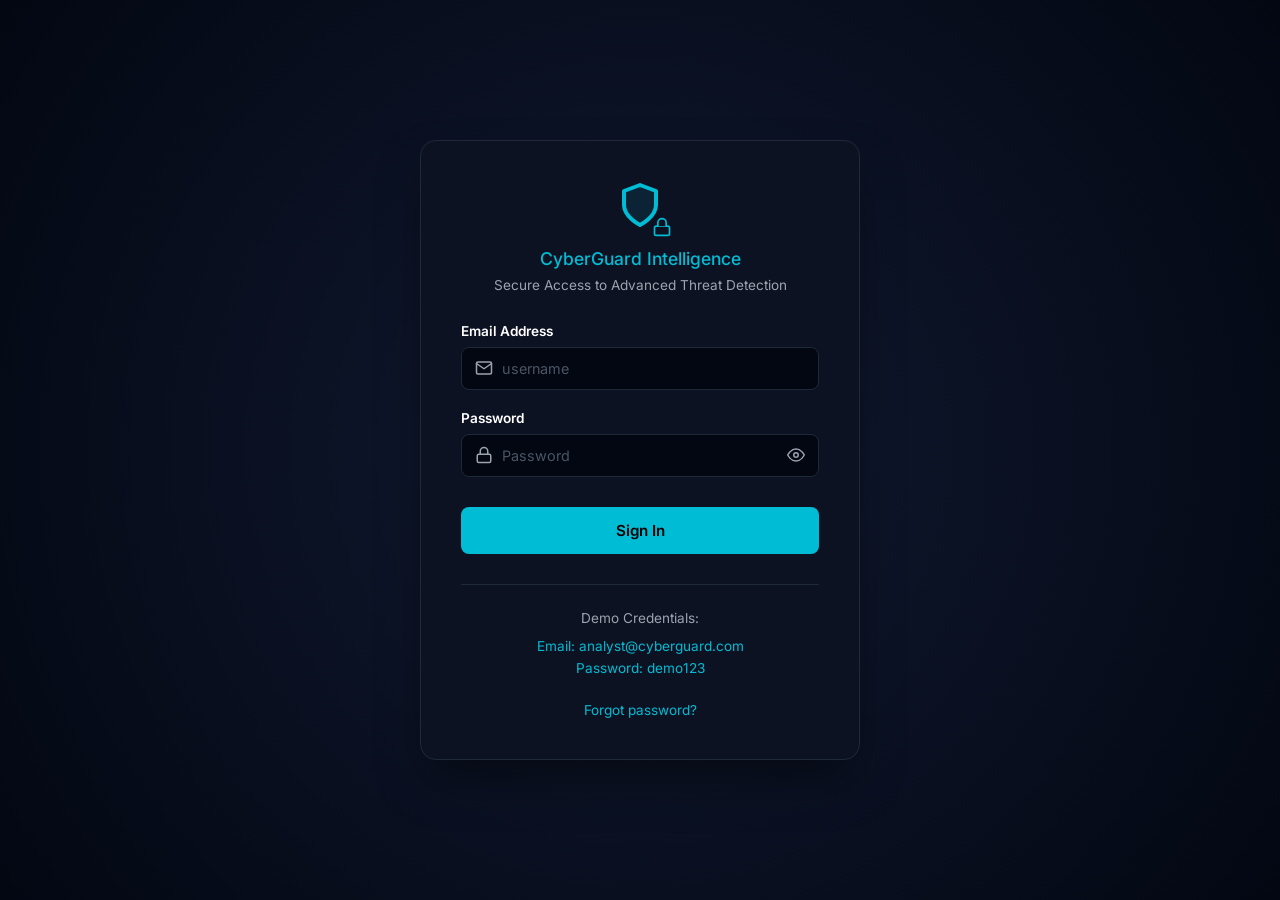
<file: index.html>
<!DOCTYPE html>
<html lang="en">

<head>
    <meta charset="UTF-8">
    <meta name="viewport" content="width=device-width, initial-scale=1.0">
    <title>CyberGuard Intelligence - Login</title>
    <!-- Use Google Fonts -->
    <link href="https://fonts.googleapis.com/css2?family=Inter:wght@400;500;600;700&display=swap" rel="stylesheet">
    <link rel="stylesheet" href="style.css">
</head>

<body>

    <div class="login-wrapper">
        <div class="login-card">

            <div class="logo-container">
                <div class="logo-icon">
                    <!-- Shield SVG -->
                    <svg class="shield-icon" xmlns="http://www.w3.org/2000/svg" viewBox="0 0 24 24" fill="none"
                        stroke="currentColor" stroke-linecap="round" stroke-linejoin="round">
                        <path d="M12 22s8-4 8-10V5l-8-3-8 3v7c0 6 8 10 8 10z"></path>
                    </svg>
                    <!-- Small Lock SVG -->
                    <svg class="lock-icon-small" xmlns="http://www.w3.org/2000/svg" viewBox="0 0 24 24"
                        fill="currentColor" stroke="currentColor" stroke-linecap="round" stroke-linejoin="round">
                        <rect x="3" y="11" width="18" height="11" rx="2" ry="2"></rect>
                        <path d="M7 11V7a5 5 0 0 1 10 0v4"></path>
                    </svg>
                </div>
                <h1 class="brand-title">CyberGuard Intelligence</h1>
                <p class="brand-subtitle">Secure Access to Advanced Threat Detection</p>
            </div>

            <form action="#" method="POST" onsubmit="handleLogin(event);">
                <div class="form-group">
                    <label class="form-label">Email Address</label>
                    <div class="input-group">
                        <!-- Envelope SVG -->
                        <svg class="input-icon" xmlns="http://www.w3.org/2000/svg" viewBox="0 0 24 24" fill="none"
                            stroke="currentColor" stroke-width="2" stroke-linecap="round" stroke-linejoin="round">
                            <path d="M4 4h16c1.1 0 2 .9 2 2v12c0 1.1-.9 2-2 2H4c-1.1 0-2-.9-2-2V6c0-1.1.9-2 2-2z">
                            </path>
                            <polyline points="22,6 12,13 2,6"></polyline>
                        </svg>
                        <input type="email" class="form-input" placeholder="username" required id="email-input">
                    </div>
                </div>

                <div class="form-group">
                    <label class="form-label">Password</label>
                    <div class="input-group">
                        <!-- Lock SVG -->
                        <svg class="input-icon" xmlns="http://www.w3.org/2000/svg" viewBox="0 0 24 24" fill="none"
                            stroke="currentColor" stroke-width="2" stroke-linecap="round" stroke-linejoin="round">
                            <rect x="3" y="11" width="18" height="11" rx="2" ry="2"></rect>
                            <path d="M7 11V7a5 5 0 0 1 10 0v4"></path>
                        </svg>
                        <input type="password" class="form-input" placeholder="Password" required id="password-input">
                        <!-- Eye SVG -->
                        <svg class="input-action" onclick="togglePassword()" xmlns="http://www.w3.org/2000/svg"
                            viewBox="0 0 24 24" fill="none" stroke="currentColor" stroke-width="2"
                            stroke-linecap="round" stroke-linejoin="round" id="eye-icon">
                            <path d="M1 12s4-8 11-8 11 8 11 8-4 8-11 8-11-8-11-8z"></path>
                            <circle cx="12" cy="12" r="3"></circle>
                        </svg>
                    </div>
                </div>

                <button type="submit" class="btn-submit">Sign In</button>
            </form>

            <div class="demo-section">
                <div class="demo-title">Demo Credentials:</div>
                <div class="demo-details">
                    Email: analyst@cyberguard.com<br>
                    Password: demo123
                </div>
                <a href="#" class="forgot-link">Forgot password?</a>
            </div>

        </div>
    </div>

    <script>
        function handleLogin(event) {
            event.preventDefault();
            const email = document.getElementById('email-input').value;
            const pwd = document.getElementById('password-input').value;

            if (email === 'analyst@cyberguard.com' && pwd === 'demo123') {
                window.location.href = 'homepage.html';
            } else {
                alert('Invalid credentials. Please use the demo credentials provided below.');
            }
        }

        function togglePassword() {
            const pwdInput = document.getElementById('password-input');
            const eyeIcon = document.getElementById('eye-icon');

            if (pwdInput.type === 'password') {
                pwdInput.type = 'text';
                eyeIcon.innerHTML = `
                    <path d="M17.94 17.94A10.07 10.07 0 0 1 12 20c-7 0-11-8-11-8a18.45 18.45 0 0 1 5.06-5.94M9.9 4.24A9.12 9.12 0 0 1 12 4c7 0 11 8 11 8a18.5 18.5 0 0 1-2.16 3.19m-6.72-1.07a3 3 0 1 1-4.24-4.24"></path>
                    <line x1="1" y1="1" x2="23" y2="23"></line>
                `;
            } else {
                pwdInput.type = 'password';
                eyeIcon.innerHTML = `
                    <path d="M1 12s4-8 11-8 11 8 11 8-4 8-11 8-11-8-11-8z"></path>
                    <circle cx="12" cy="12" r="3"></circle>
                `;
            }
        }
    </script>
</body>

</html>
</file>
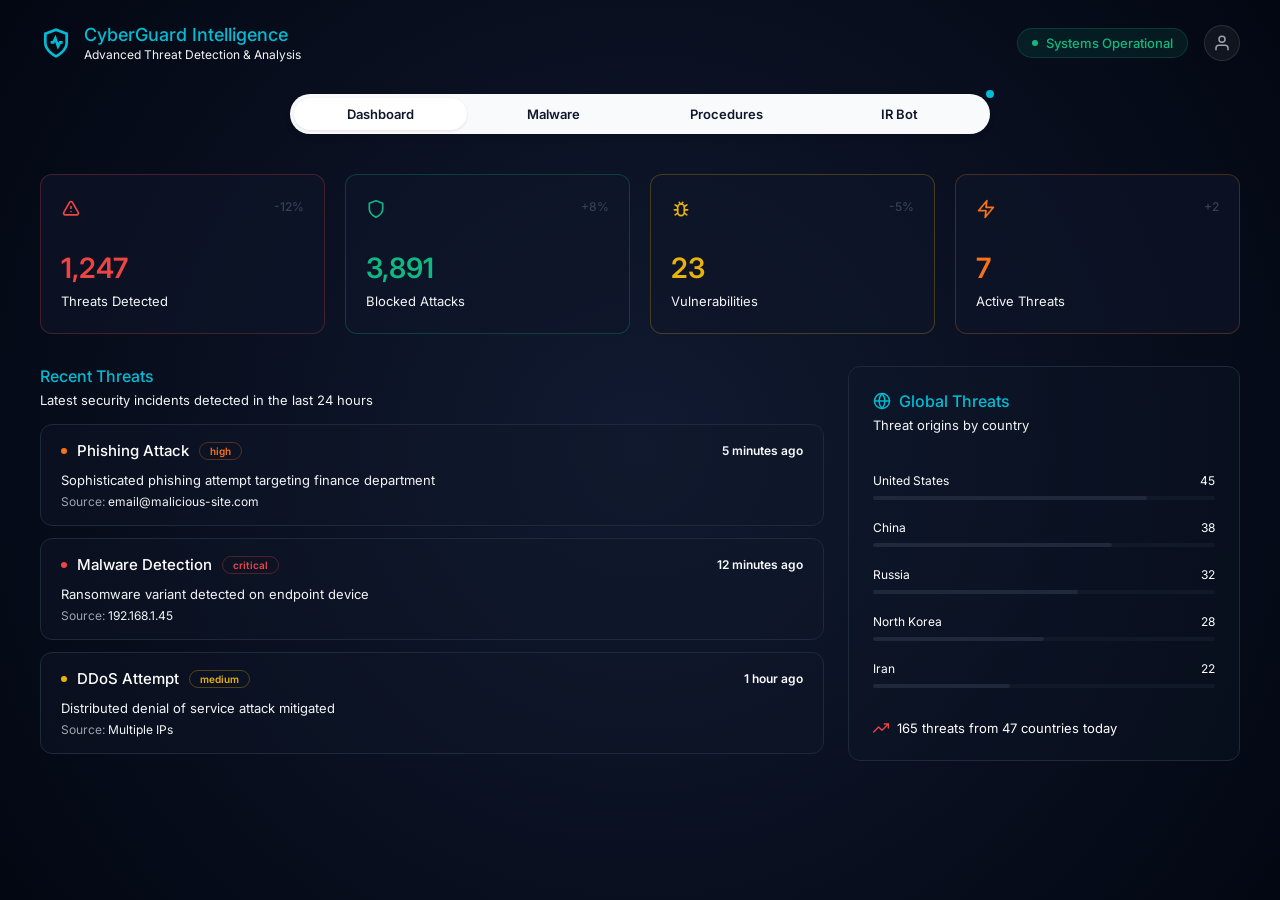
<file: homepage.html>
<!DOCTYPE html>
<html lang="en">

<head>
    <meta charset="UTF-8">
    <meta name="viewport" content="width=device-width, initial-scale=1.0">
    <title>CyberGuard Intelligence - Dashboard</title>
    <!-- Use Google Fonts -->
    <link href="https://fonts.googleapis.com/css2?family=Inter:wght@400;500;600;700&display=swap" rel="stylesheet">
    <link rel="stylesheet" href="style.css">
</head>

<body class="dashboard-body">

    <header class="dashboard-header">
        <div class="brand-section">
            <svg class="brand-icon" xmlns="http://www.w3.org/2000/svg" viewBox="0 0 24 24">
                <path d="M12 22s8-4 8-10V5l-8-3-8 3v7c0 6 8 10 8 10z"></path>
                <path d="M8 11.5h2l1.5-3 2 6 1.5-3h2"></path>
            </svg>
            <div class="brand-text-wrapper">
                <h1 class="brand-title-text">CyberGuard Intelligence</h1>
                <p class="brand-subtitle-text">Advanced Threat Detection & Analysis</p>
            </div>
        </div>
        <div class="header-right">
            <div class="status-indicator">
                <div class="status-dot"></div>
                <span class="status-text">Systems Operational</span>
            </div>
            <div class="user-avatar">
                <svg xmlns="http://www.w3.org/2000/svg" viewBox="0 0 24 24" fill="none" stroke="currentColor"
                    stroke-width="2" stroke-linecap="round" stroke-linejoin="round">
                    <path d="M20 21v-2a4 4 0 0 0-4-4H8a4 4 0 0 0-4 4v2"></path>
                    <circle cx="12" cy="7" r="4"></circle>
                </svg>
            </div>
        </div>
    </header>

    <div class="nav-wrapper">
        <div class="nav-container">
            <a href="homepage.html" class="nav-item active">Dashboard</a>
            <a href="malware.html" class="nav-item">Malware</a>
            <a href="procedures.html" class="nav-item">Procedures</a>
            <a href="#" class="nav-item" onclick="openSubModal(event)">IR Bot</a>
            <div class="nav-cyan-dot"></div>
        </div>
    </div>

    <div class="metrics-grid">
        <div class="metric-card m-red">
            <div class="metric-header">
                <svg class="metric-icon" viewBox="0 0 24 24">
                    <path
                        d="M12 9v2m0 4h.01m-6.938 4h13.856c1.54 0 2.502-1.667 1.732-3L13.732 4c-.77-1.333-2.694-1.333-3.464 0L3.34 16c-.77 1.333.192 3 1.732 3z">
                    </path>
                </svg>
                <span class="metric-trend">-12%</span>
            </div>
            <div class="metric-val">1,247</div>
            <div class="metric-name">Threats Detected</div>
        </div>

        <div class="metric-card m-green">
            <div class="metric-header">
                <svg class="metric-icon" viewBox="0 0 24 24">
                    <path d="M12 22s8-4 8-10V5l-8-3-8 3v7c0 6 8 10 8 10z"></path>
                </svg>
                <span class="metric-trend">+8%</span>
            </div>
            <div class="metric-val">3,891</div>
            <div class="metric-name">Blocked Attacks</div>
        </div>

        <div class="metric-card m-yellow">
            <div class="metric-header">
                <svg class="metric-icon" viewBox="0 0 24 24">
                    <rect width="8" height="14" x="8" y="6" rx="4" />
                    <path d="m19 7-3 2" />
                    <path d="m5 7 3 2" />
                    <path d="m19 19-3-2" />
                    <path d="m5 19 3-2" />
                    <path d="M20 13h-4" />
                    <path d="M4 13h4" />
                    <path d="m10 4 1 2" />
                    <path d="m14 4-1 2" />
                </svg>
                <span class="metric-trend">-5%</span>
            </div>
            <div class="metric-val">23</div>
            <div class="metric-name">Vulnerabilities</div>
        </div>

        <div class="metric-card m-orange">
            <div class="metric-header">
                <svg class="metric-icon" viewBox="0 0 24 24">
                    <path d="M13 2L3 14h9l-1 8 10-12h-9l1-8z"></path>
                </svg>
                <span class="metric-trend">+2</span>
            </div>
            <div class="metric-val">7</div>
            <div class="metric-name">Active Threats</div>
        </div>
    </div>

    <div class="main-grid">
        <div class="recent-threats">
            <div class="section-head">
                <h2 class="section-title">Recent Threats</h2>
                <p class="section-subtitle">Latest security incidents detected in the last 24 hours</p>
            </div>
            <div class="threats-container">
                <div class="threat-card">
                    <div class="threat-top">
                        <div class="threat-name-group">
                            <div class="t-dot t-orange"></div>
                            <h3 class="threat-name">Phishing Attack</h3>
                            <span class="threat-badge b-high">high</span>
                        </div>
                        <span class="threat-time">5 minutes ago</span>
                    </div>
                    <p class="threat-desc">Sophisticated phishing attempt targeting finance department</p>
                    <p class="threat-src">Source: <span>email@malicious-site.com</span></p>
                </div>

                <div class="threat-card">
                    <div class="threat-top">
                        <div class="threat-name-group">
                            <div class="t-dot t-red"></div>
                            <h3 class="threat-name">Malware Detection</h3>
                            <span class="threat-badge b-crit">critical</span>
                        </div>
                        <span class="threat-time">12 minutes ago</span>
                    </div>
                    <p class="threat-desc">Ransomware variant detected on endpoint device</p>
                    <p class="threat-src">Source: <span>192.168.1.45</span></p>
                </div>

                <div class="threat-card">
                    <div class="threat-top">
                        <div class="threat-name-group">
                            <div class="t-dot t-yellow"></div>
                            <h3 class="threat-name">DDoS Attempt</h3>
                            <span class="threat-badge b-med">medium</span>
                        </div>
                        <span class="threat-time">1 hour ago</span>
                    </div>
                    <p class="threat-desc">Distributed denial of service attack mitigated</p>
                    <p class="threat-src">Source: <span>Multiple IPs</span></p>
                </div>
            </div>
        </div>

        <div class="global-container">
            <div class="section-head">
                <h2 class="section-title">
                    <svg width="18" height="18" fill="none" stroke="currentColor" stroke-width="2"
                        stroke-linecap="round" stroke-linejoin="round" viewBox="0 0 24 24">
                        <circle cx="12" cy="12" r="10"></circle>
                        <path
                            d="M12 2a15.3 15.3 0 0 1 4 10 15.3 15.3 0 0 1-4 10 15.3 15.3 0 0 1-4-10 15.3 15.3 0 0 1 4-10z">
                        </path>
                        <path d="M2 12h20"></path>
                    </svg>
                    Global Threats
                </h2>
                <p class="section-subtitle">Threat origins by country</p>
            </div>

            <div class="country-list">
                <div class="country-item">
                    <div class="country-info">
                        <span>United States</span>
                        <span>45</span>
                    </div>
                    <div class="c-bar-bg">
                        <div class="c-bar-fill" style="width: 80%;"></div>
                    </div>
                </div>
                <div class="country-item">
                    <div class="country-info">
                        <span>China</span>
                        <span>38</span>
                    </div>
                    <div class="c-bar-bg">
                        <div class="c-bar-fill" style="width: 70%;"></div>
                    </div>
                </div>
                <div class="country-item">
                    <div class="country-info">
                        <span>Russia</span>
                        <span>32</span>
                    </div>
                    <div class="c-bar-bg">
                        <div class="c-bar-fill" style="width: 60%;"></div>
                    </div>
                </div>
                <div class="country-item">
                    <div class="country-info">
                        <span>North Korea</span>
                        <span>28</span>
                    </div>
                    <div class="c-bar-bg">
                        <div class="c-bar-fill" style="width: 50%;"></div>
                    </div>
                </div>
                <div class="country-item">
                    <div class="country-info">
                        <span>Iran</span>
                        <span>22</span>
                    </div>
                    <div class="c-bar-bg">
                        <div class="c-bar-fill" style="width: 40%;"></div>
                    </div>
                </div>
            </div>

            <div class="global-bottom">
                <svg viewBox="0 0 24 24" fill="none" stroke-width="2" stroke-linecap="round" stroke-linejoin="round">
                    <polyline points="23 6 13.5 15.5 8.5 10.5 1 18"></polyline>
                    <polyline points="17 6 23 6 23 12"></polyline>
                </svg>
                <span>165 threats from 47 countries today</span>
            </div>
        </div>
    </div>

    <script src="shared.js"></script>
</body>

</html>
</file>
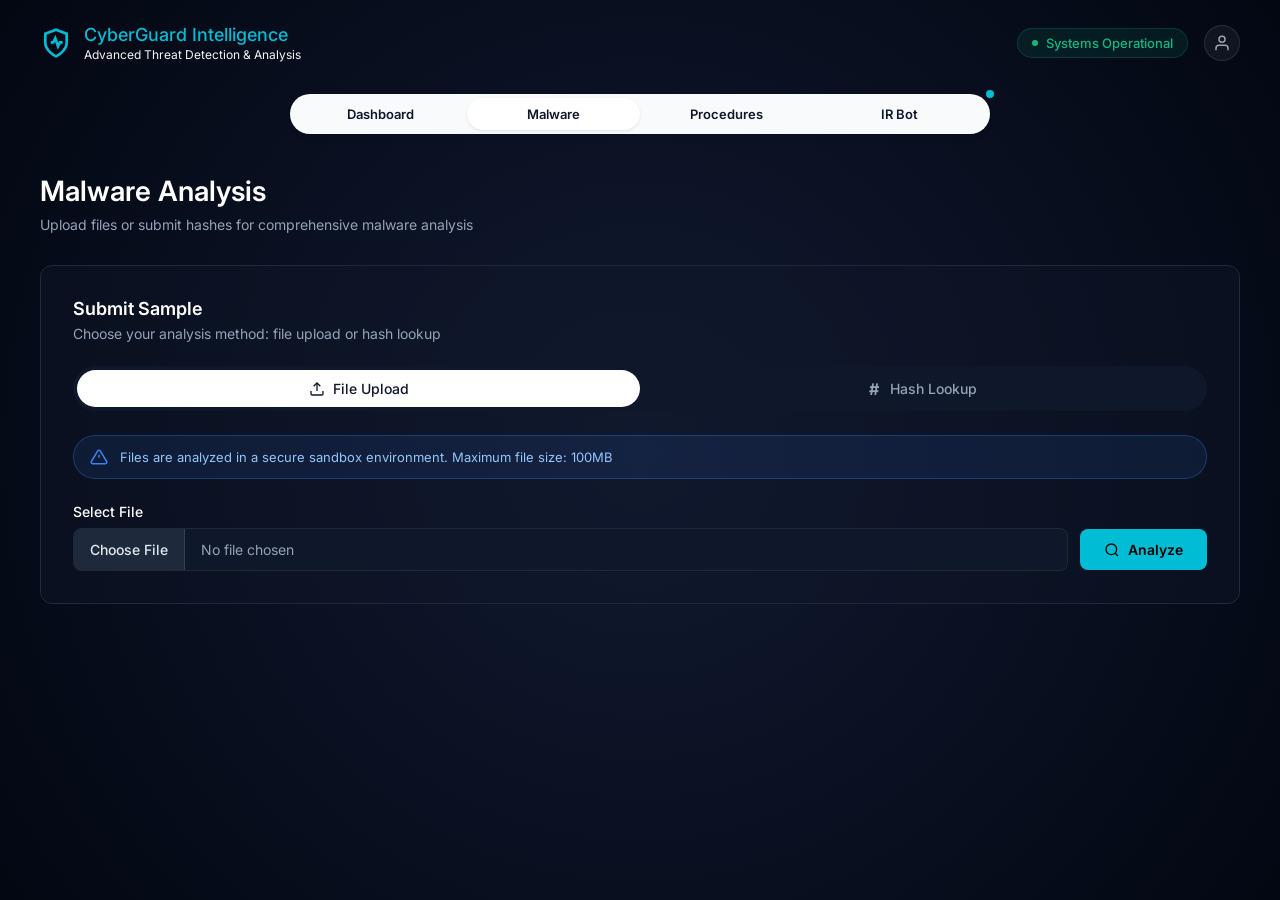
<file: malware.html>
<!DOCTYPE html>
<html lang="en">

<head>
    <meta charset="UTF-8">
    <meta name="viewport" content="width=device-width, initial-scale=1.0">
    <title>CyberGuard Intelligence - Malware Analysis</title>
    <!-- Use Google Fonts -->
    <link href="https://fonts.googleapis.com/css2?family=Inter:wght@400;500;600;700&display=swap" rel="stylesheet">
    <link rel="stylesheet" href="style.css">
</head>

<body class="dashboard-body">

    <header class="dashboard-header">
        <div class="brand-section">
            <svg class="brand-icon" xmlns="http://www.w3.org/2000/svg" viewBox="0 0 24 24">
                <path d="M12 22s8-4 8-10V5l-8-3-8 3v7c0 6 8 10 8 10z"></path>
                <path d="M8 11.5h2l1.5-3 2 6 1.5-3h2"></path>
            </svg>
            <div class="brand-text-wrapper">
                <h1 class="brand-title-text">CyberGuard Intelligence</h1>
                <p class="brand-subtitle-text">Advanced Threat Detection & Analysis</p>
            </div>
        </div>
        <div class="header-right">
            <div class="status-indicator">
                <div class="status-dot"></div>
                <span class="status-text">Systems Operational</span>
            </div>
            <div class="user-avatar">
                <svg xmlns="http://www.w3.org/2000/svg" viewBox="0 0 24 24" fill="none" stroke="currentColor"
                    stroke-width="2" stroke-linecap="round" stroke-linejoin="round">
                    <path d="M20 21v-2a4 4 0 0 0-4-4H8a4 4 0 0 0-4 4v2"></path>
                    <circle cx="12" cy="7" r="4"></circle>
                </svg>
            </div>
        </div>
    </header>

    <div class="nav-wrapper">
        <div class="nav-container">
            <a href="homepage.html" class="nav-item ">Dashboard</a>
            <a href="malware.html" class="nav-item active">Malware</a>
            <a href="procedures.html" class="nav-item">Procedures</a>
            <a href="#" class="nav-item" onclick="openSubModal(event)">IR Bot</a>
            <div class="nav-cyan-dot"></div>
        </div>
    </div>

    <div class="dashboard-content">
        <div class="dashboard-title">
            <h2>Malware Analysis</h2>
            <p>Upload files or submit hashes for comprehensive malware analysis</p>
        </div>

        <div class="analysis-panel">
            <div class="panel-header">
                <h3>Submit Sample</h3>
                <p>Choose your analysis method: file upload or hash lookup</p>
            </div>

            <div class="tabs-container">
                <button class="tab-btn active">
                    <svg width="18" height="18" viewBox="0 0 24 24" fill="none" stroke="currentColor" stroke-width="2">
                        <path d="M21 15v4a2 2 0 0 1-2 2H5a2 2 0 0 1-2-2v-4"></path>
                        <polyline points="17 8 12 3 7 8"></polyline>
                        <line x1="12" y1="3" x2="12" y2="15"></line>
                    </svg>
                    File Upload
                </button>
                <button class="tab-btn">
                    <span class="hash-icon" style="font-weight: bold; font-size: 16px;">#</span>
                    Hash Lookup
                </button>
            </div>

            <div class="info-banner">
                <svg width="18" height="18" viewBox="0 0 24 24" fill="none" stroke="currentColor" stroke-width="2">
                    <path d="M10.29 3.86L1.82 18a2 2 0 0 0 1.71 3h16.94a2 2 0 0 0 1.71-3L13.71 3.86a2 2 0 0 0-3.42 0z">
                    </path>
                    <line x1="12" y1="9" x2="12" y2="13"></line>
                    <line x1="12" y1="17" x2="12.01" y2="17"></line>
                </svg>
                <span>Files are analyzed in a secure sandbox environment. Maximum file size: 100MB</span>
            </div>

            <div class="form-section">
                <label class="input-label">Select File</label>
                <div class="file-upload-wrapper">
                    <div class="file-input-container" onclick="document.getElementById('hidden-file-input').click()">
                        <input type="file" id="hidden-file-input" style="display: none;">
                        <button class="file-btn" type="button">Choose File</button>
                        <span class="file-name">No file chosen</span>
                    </div>
                    <button class="btn-analyze" id="analyze-btn">
                        <svg width="16" height="16" viewBox="0 0 24 24" fill="none" stroke="currentColor"
                            stroke-width="2">
                            <circle cx="11" cy="11" r="8"></circle>
                            <line x1="21" y1="21" x2="16.65" y2="16.65"></line>
                        </svg>
                        Analyze
                    </button>
                </div>
            </div>

            <!-- Analysis Results Section -->
            <div id="results-section"
                style="display: none; margin-top: 2rem; border-top: 1px solid var(--border-color, #2d2d44); padding-top: 1.5rem;">
                <style>
                    @keyframes spin {
                        0% { transform: rotate(0deg); }
                        100% { transform: rotate(360deg); }
                    }
                </style>
                <div class="panel-header" style="margin-bottom: 1rem; display: flex; align-items: center; justify-content: space-between;">
                    <div>
                        <h3>Analysis Results</h3>
                        <p>CAPE Sandbox API Response:</p>
                    </div>
                    <div id="loading-spinner" style="display: none; align-items: center; gap: 8px; color: #00f0ff; font-weight: 500; font-size: 14px;">
                        <svg width="20" height="20" viewBox="0 0 24 24" fill="none" stroke="currentColor" stroke-width="2" stroke-linecap="round" stroke-linejoin="round" style="animation: spin 1.5s linear infinite;">
                            <line x1="12" y1="2" x2="12" y2="6"></line>
                            <line x1="12" y1="18" x2="12" y2="22"></line>
                            <line x1="4.93" y1="4.93" x2="7.76" y2="7.76"></line>
                            <line x1="16.24" y1="16.24" x2="19.07" y2="19.07"></line>
                            <line x1="2" y1="12" x2="6" y2="12"></line>
                            <line x1="18" y1="12" x2="22" y2="12"></line>
                            <line x1="4.93" y1="19.07" x2="7.76" y2="16.24"></line>
                            <line x1="16.24" y1="7.76" x2="19.07" y2="4.93"></line>
                        </svg>
                        <span id="loading-text">Polling status...</span>
                    </div>
                </div>
                <div class="code-block-wrapper"
                    style="background-color: #1a1a2e; border: 1px solid #2d2d44; border-radius: 8px; padding: 1rem; overflow-x: auto;">
                    <pre id="api-response-container"
                        style="color: #a2a2c0; font-family: monospace; font-size: 14px; margin: 0;"></pre>
                </div>
            </div>

        </div>
    </div>
    <script src="shared.js"></script>
    <script src="malware.js"></script>
</body>

</html>
</file>
<file: style.css>
html {
     zoom: 1;
 }

 /* Base styling */
 :root {
     --bg-gradient: radial-gradient(circle at center, #111A31 0%, #030712 100%);
     --card-bg: #0C1222;
     --card-border: #1F2937;
     --text-main: #FFFFFF;
     --text-muted: #9CA3AF;
     --accent-color: #00BCD4;
     --accent-hover: #0097A7;
     --input-bg: #030712;
     --input-border: #1F2937;
     --focus-ring: rgba(0, 188, 212, 0.4);
 }

 * {
     margin: 0;
     padding: 0;
     box-sizing: border-box;
     font-family: 'Inter', sans-serif;
 }

 body {
     background: var(--bg-gradient);
     min-height: 100vh;
     display: flex;
     align-items: center;
     justify-content: center;
     padding: 20px;
     color: var(--text-main);
 }

 .login-wrapper {
     width: 100%;
     max-width: 440px;
 }

 .login-card {
     background-color: var(--card-bg);
     border: 1px solid var(--card-border);
     border-radius: 16px;
     padding: 40px;
     box-shadow: 0 25px 50px -12px rgba(0, 0, 0, 0.5);
     animation: fadeIn 0.6s ease-out;
 }

 @keyframes fadeIn {
     from {
         opacity: 0;
         transform: translateY(20px);
     }

     to {
         opacity: 1;
         transform: translateY(0);
     }
 }

 /* Header / Logo */
 .logo-container {
     text-align: center;
     margin-bottom: 30px;
     position: relative;
 }

 .logo-icon {
     position: relative;
     display: inline-block;
     margin-bottom: 15px;
 }

 .shield-icon {
     width: 48px;
     height: 48px;
     stroke: var(--accent-color);
     stroke-width: 2;
     fill: rgba(0, 188, 212, 0.1);
 }

 .lock-icon-small {
     position: absolute;
     bottom: -4px;
     right: -8px;
     width: 20px;
     height: 20px;
     stroke: var(--accent-color);
     stroke-width: 2;
     fill: var(--card-bg);
 }

 .brand-title {
     color: var(--accent-color);
     font-size: 1.1rem;
     font-weight: 500;
     margin-bottom: 8px;
 }

 .brand-subtitle {
     color: var(--text-muted);
     font-size: 0.85rem;
     font-weight: 400;
 }

 /* Form styling */
 .form-group {
     margin-bottom: 20px;
 }

 .form-label {
     display: block;
     font-size: 0.85rem;
     font-weight: 600;
     margin-bottom: 8px;
     color: var(--text-main);
 }

 .input-group {
     position: relative;
     display: flex;
     align-items: center;
 }

 .input-icon {
     position: absolute;
     left: 14px;
     width: 18px;
     height: 18px;
     stroke: var(--text-muted);
     pointer-events: none;
     transition: stroke 0.3s;
 }

 .input-action {
     position: absolute;
     right: 14px;
     width: 18px;
     height: 18px;
     stroke: var(--text-muted);
     cursor: pointer;
     transition: stroke 0.3s;
 }

 .input-action:hover {
     stroke: var(--text-main);
 }

 .form-input {
     width: 100%;
     background-color: var(--input-bg);
     border: 1px solid var(--input-border);
     border-radius: 8px;
     padding: 12px 40px;
     color: var(--text-main);
     font-size: 0.9rem;
     outline: none;
     transition: all 0.3s ease;
 }

 .form-input::placeholder {
     color: #4B5563;
 }

 .form-input:focus {
     border-color: var(--accent-color);
     box-shadow: 0 0 0 3px var(--focus-ring);
 }

 .form-input:focus~.input-icon {
     stroke: var(--accent-color);
 }

 .btn-submit {
     width: 100%;
     background-color: var(--accent-color);
     color: #000000;
     border: none;
     border-radius: 8px;
     padding: 14px;
     font-size: 0.95rem;
     font-weight: 600;
     cursor: pointer;
     transition: all 0.3s ease;
     margin-top: 10px;
 }

 .btn-submit:hover {
     background-color: var(--accent-hover);
     transform: translateY(-1px);
 }

 .btn-submit:active {
     transform: translateY(1px);
 }

 /* Demo credentials section */
 .demo-section {
     margin-top: 30px;
     text-align: center;
     border-top: 1px solid var(--card-border);
     padding-top: 25px;
 }

 .demo-title {
     color: var(--text-muted);
     font-size: 0.85rem;
     margin-bottom: 10px;
 }

 .demo-details {
     color: var(--accent-color);
     font-size: 0.85rem;
     line-height: 1.6;
     margin-bottom: 20px;
 }

 .forgot-link {
     color: var(--accent-color);
     text-decoration: none;
     font-size: 0.85rem;
     transition: color 0.3s;
 }

 .forgot-link:hover {
     color: var(--text-main);
     text-decoration: underline;
 }

 /* Responsive */
 @media (max-width: 480px) {
     .login-card {
         padding: 30px 20px;
     }
 }


 /* --- Homepage Dashboard Styles --- */
 body.dashboard-body {
     display: block;
     background-color: #0b0f19;
     color: #ffffff;
     font-family: 'Inter', sans-serif;
     min-height: 100vh;
     padding: 24px 40px;
     margin: 0;
 }

 /* Header */
 .dashboard-header {
     display: flex;
     justify-content: space-between;
     align-items: center;
     margin-bottom: 32px;
 }

 .brand-section {
     display: flex;
     align-items: center;
     gap: 12px;
 }

 .brand-icon {
     width: 32px;
     height: 32px;
     stroke: #00BCD4;
     fill: none;
     stroke-width: 2;
 }

 .brand-text-wrapper {
     display: flex;
     flex-direction: column;
 }

 .brand-title-text {
     color: #00BCD4;
     font-size: 18px;
     font-weight: 500;
     margin: 0 0 2px 0;
 }

 .brand-subtitle-text {
     color: #F3F4F6;
     font-size: 12px;
     margin: 0;
 }

 .header-right {
     display: flex;
     align-items: center;
     gap: 16px;
 }

 .status-indicator {
     display: flex;
     align-items: center;
     gap: 8px;
     background-color: rgba(16, 185, 129, 0.1);
     border: 1px solid rgba(16, 185, 129, 0.2);
     padding: 6px 14px;
     border-radius: 999px;
 }

 .status-dot {
     width: 6px;
     height: 6px;
     background-color: #10B981;
     border-radius: 50%;
 }

 .status-text {
     color: #10B981;
     font-size: 13px;
     font-weight: 500;
 }

 .user-avatar {
     width: 36px;
     height: 36px;
     background-color: rgba(255, 255, 255, 0.05);
     border: 1px solid rgba(255, 255, 255, 0.1);
     border-radius: 50%;
     display: flex;
     align-items: center;
     justify-content: center;
     color: #9CA3AF;
     cursor: pointer;
 }

 .user-avatar svg {
     width: 18px;
     height: 18px;
 }

 /* Nav */
 .nav-wrapper {
     display: flex;
     justify-content: center;
     margin-bottom: 40px;
 }

 .nav-container {
     background-color: #F8FAFC;
     border-radius: 999px;
     padding: 4px;
     display: flex;
     position: relative;
     width: 100%;
     max-width: 700px;
     box-shadow: 0 4px 6px -1px rgba(0, 0, 0, 0.1);
 }

 .nav-item {
     flex: 1;
     text-align: center;
     padding: 8px 16px;
     font-size: 13px;
     font-weight: 600;
     color: #0F172A;
     text-decoration: none;
     border-radius: 999px;
     transition: all 0.2s;
 }

 .nav-item.active {
     background-color: #FFFFFF;
     box-shadow: 0 1px 3px rgba(0, 0, 0, 0.1);
 }

 .nav-cyan-dot {
     position: absolute;
     top: 0;
     right: 0;
     width: 8px;
     height: 8px;
     background-color: #00BCD4;
     border-radius: 50%;
     transform: translate(50%, -50%);
 }

 /* Metrics */
 .metrics-grid {
     display: grid;
     grid-template-columns: repeat(4, 1fr);
     gap: 20px;
     margin-bottom: 32px;
 }

 .metric-card {
     background-color: rgba(15, 23, 42, 0.6);
     border-radius: 12px;
     padding: 24px 20px;
     display: flex;
     flex-direction: column;
 }

 .metric-header {
     display: flex;
     justify-content: space-between;
     align-items: flex-start;
     margin-bottom: 32px;
 }

 .metric-icon {
     width: 20px;
     height: 20px;
     fill: none;
     stroke-width: 2;
     stroke-linecap: round;
     stroke-linejoin: round;
 }

 .metric-trend {
     font-size: 12px;
     font-weight: 500;
     color: #334155;
 }

 .metric-val {
     font-size: 28px;
     font-weight: 600;
     margin-bottom: 8px;
 }

 .metric-name {
     font-size: 13px;
     color: #F3F4F6;
 }

 .m-red {
     border: 1px solid rgba(239, 68, 68, 0.25);
 }

 .m-red .metric-icon {
     stroke: #EF4444;
 }

 .m-red .metric-val {
     color: #EF4444;
 }

 .m-green {
     border: 1px solid rgba(16, 185, 129, 0.25);
 }

 .m-green .metric-icon {
     stroke: #10B981;
 }

 .m-green .metric-val {
     color: #10B981;
 }

 .m-yellow {
     border: 1px solid rgba(234, 179, 8, 0.25);
 }

 .m-yellow .metric-icon {
     stroke: #EAB308;
 }

 .m-yellow .metric-val {
     color: #EAB308;
 }

 .m-orange {
     border: 1px solid rgba(249, 115, 22, 0.25);
 }

 .m-orange .metric-icon {
     stroke: #F97316;
 }

 .m-orange .metric-val {
     color: #F97316;
 }

 /* Content Layout */
 .main-grid {
     display: grid;
     grid-template-columns: 2fr 1fr;
     gap: 24px;
 }

 .section-head {
     margin-bottom: 16px;
 }

 .section-title {
     color: #00BCD4;
     font-size: 16px;
     font-weight: 500;
     margin: 0 0 6px 0;
     display: flex;
     align-items: center;
     gap: 8px;
 }

 .section-subtitle {
     color: #F3F4F6;
     font-size: 13px;
     margin: 0;
 }

 /* Recent Threats */
 .threats-container {
     display: flex;
     flex-direction: column;
     gap: 12px;
 }

 .threat-card {
     background-color: rgba(15, 23, 42, 0.4);
     border: 1px solid #1E293B;
     border-radius: 12px;
     padding: 16px 20px;
 }

 .threat-top {
     display: flex;
     justify-content: space-between;
     align-items: center;
     margin-bottom: 12px;
 }

 .threat-name-group {
     display: flex;
     align-items: center;
     gap: 10px;
 }

 .t-dot {
     width: 6px;
     height: 6px;
     border-radius: 50%;
 }

 .t-orange {
     background-color: #F97316;
 }

 .t-red {
     background-color: #EF4444;
 }

 .t-yellow {
     background-color: #EAB308;
 }

 .threat-name {
     font-size: 15px;
     font-weight: 500;
     color: #FFFFFF;
     margin: 0;
 }

 .threat-badge {
     font-size: 10px;
     padding: 2px 10px;
     border-radius: 999px;
     border: 1px solid;
     font-weight: 600;
 }

 .b-high {
     color: #F97316;
     border-color: rgba(249, 115, 22, 0.3);
 }

 .b-crit {
     color: #EF4444;
     border-color: rgba(239, 68, 68, 0.3);
 }

 .b-med {
     color: #EAB308;
     border-color: rgba(234, 179, 8, 0.3);
 }

 .threat-time {
     color: #F9FAFB;
     font-size: 12px;
     font-weight: 600;
 }

 .threat-desc {
     color: #F3F4F6;
     font-size: 13px;
     margin: 0 0 6px 0;
 }

 .threat-src {
     font-size: 12px;
     color: #9CA3AF;
     margin: 0;
 }

 .threat-src span {
     color: #F3F4F6;
 }

 /* Global Threats */
 .global-container {
     background-color: rgba(15, 23, 42, 0.3);
     border: 1px solid #1E293B;
     border-radius: 12px;
     padding: 24px;
     display: flex;
     flex-direction: column;
 }

 .country-list {
     margin-top: 24px;
     display: flex;
     flex-direction: column;
     gap: 20px;
     flex: 1;
 }

 .country-item {
     display: flex;
     flex-direction: column;
     gap: 8px;
 }

 .country-info {
     display: flex;
     justify-content: space-between;
     font-size: 12px;
     color: #FFFFFF;
 }

 .c-bar-bg {
     height: 4px;
     background-color: #111827;
     border-radius: 2px;
 }

 .c-bar-fill {
     height: 100%;
     background-color: #1E293B;
     border-radius: 2px;
 }

 .global-bottom {
     margin-top: 32px;
     display: flex;
     align-items: center;
     gap: 8px;
     font-size: 13px;
     color: #FFFFFF;
 }

 .global-bottom svg {
     width: 16px;
     height: 16px;
     stroke: #EF4444;
 }

 /* Responsive */
 @media (max-width: 1024px) {
     .metrics-grid {
         grid-template-columns: repeat(2, 1fr);
     }

     .main-grid {
         grid-template-columns: 1fr;
     }
 }

 @media (max-width: 640px) {
     .metrics-grid {
         grid-template-columns: 1fr;
     }

     .dashboard-header {
         flex-direction: column;
         align-items: flex-start;
         gap: 20px;
     }

     .header-right {
         width: 100%;
         justify-content: space-between;
     }

     .nav-container {
         flex-wrap: wrap;
     }

     .nav-item {
         flex: 1 1 40%;
     }
 }

 .dashboard-content {
     width: 100%;
     padding: 0;
     margin: 0;
 }

 .dashboard-title {
     margin-bottom: 32px;
 }

 .dashboard-title h2 {
     font-size: 28px;
     font-weight: 600;
     color: #FFFFFF;
     margin: 0 0 8px 0;
 }

 .dashboard-title p {
     color: #94A3B8;
     font-size: 14px;
     margin: 0;
 }

 .analysis-panel {
     background-color: rgba(15, 23, 42, 0.4);
     border: 1px solid #1E293B;
     border-radius: 12px;
     padding: 32px;
 }

 .panel-header {
     margin-bottom: 24px;
 }

 .panel-header h3 {
     font-size: 18px;
     font-weight: 600;
     color: #FFFFFF;
     margin: 0 0 6px 0;
 }

 .panel-header p {
     color: #94A3B8;
     font-size: 14px;
     margin: 0;
 }

 .tabs-container {
     display: flex;
     background-color: #0F172A;
     border-radius: 999px;
     padding: 4px;
     margin-bottom: 24px;
 }

 .tab-btn {
     flex: 1;
     display: flex;
     align-items: center;
     justify-content: center;
     gap: 8px;
     padding: 10px 16px;
     border: none;
     background: transparent;
     color: #94A3B8;
     border-radius: 999px;
     font-size: 14px;
     font-weight: 500;
     cursor: pointer;
     transition: all 0.2s;
 }

 .tab-btn.active {
     background-color: #FFFFFF;
     color: #0F172A;
 }

 .tab-btn svg,
 .tab-btn .hash-icon {
     width: 16px;
     height: 16px;
     stroke: currentColor;
     display: flex;
     align-items: center;
     justify-content: center;
 }

 .info-banner {
     display: flex;
     align-items: center;
     gap: 12px;
     background-color: rgba(59, 130, 246, 0.1);
     border: 1px solid rgba(59, 130, 246, 0.3);
     border-radius: 999px;
     padding: 12px 16px;
     margin-bottom: 24px;
 }

 .info-banner svg {
     color: #3b82f6;
     flex-shrink: 0;
 }

 .info-banner span {
     color: #93C5FD;
     font-size: 13px;
 }

 .form-section {
     display: flex;
     flex-direction: column;
     gap: 8px;
 }

 .input-label {
     font-size: 14px;
     font-weight: 500;
     color: #FFFFFF;
 }

 .file-upload-wrapper {
     display: flex;
     flex-direction: row;
     gap: 12px;
     align-items: center;
 }

 .file-input-container {
     display: flex;
     align-items: center;
     background-color: #0F172A;
     border: 1px solid #1E293B;
     border-radius: 8px;
     overflow: hidden;
     cursor: pointer;
     flex: 1;
 }

 .file-btn {
     background-color: #1E293B;
     color: #E2E8F0;
     border: none;
     padding: 12px 16px;
     font-size: 14px;
     font-weight: 500;
     cursor: pointer;
     border-right: 1px solid #334155;
     pointer-events: none;
 }

 .file-name {
     color: #94A3B8;
     font-size: 14px;
     padding: 0 16px;
     flex: 1;
     pointer-events: none;
 }

 .btn-analyze {
     display: flex;
     align-items: center;
     justify-content: center;
     gap: 8px;
     background-color: #00BCD4;
     color: #000000;
     border: none;
     border-radius: 8px;
     padding: 12px 24px;
     font-size: 14px;
     font-weight: 600;
     cursor: pointer;
     transition: all 0.2s;
     width: fit-content;
 }

 .btn-analyze:hover {
     background-color: #0097A7;
 }

 /* For hash lookup backward compatibility */
 .input-group-hash {
     display: flex;
     gap: 12px;
 }

 .hash-input {
     flex: 1;
     background-color: #0F172A;
     border: 1px solid #1E293B;
     border-radius: 8px;
     padding: 12px 16px;
     color: #FFFFFF;
     font-size: 14px;
     outline: none;
 }

 .hash-input:focus {
     border-color: #00BCD4;
 }

 /* --- Procedures Dashboard Styles --- */
 .procedures-content {
     max-width: 900px;
 }

 .procedures-title-section {
     display: flex;
     justify-content: space-between;
     align-items: flex-start;
     flex-wrap: wrap;
     gap: 16px;
     margin-bottom: 24px;
 }

 .title-left h2 {
     font-size: 28px;
     font-weight: 600;
     color: #FFFFFF;
     margin: 0 0 8px 0;
 }

 .title-left p {
     color: #94A3B8;
     font-size: 14px;
     margin: 0;
 }

 .title-right {
     display: flex;
     gap: 12px;
     align-items: center;
 }

 .search-box {
     position: relative;
     width: 260px;
 }

 .search-box svg {
     position: absolute;
     left: 12px;
     top: 50%;
     transform: translateY(-50%);
     color: #94A3B8;
     pointer-events: none;
 }

 .search-box input {
     width: 100%;
     background-color: #1E293B;
     border: 1px solid #334155;
     border-radius: 8px;
     padding: 10px 16px 10px 36px;
     color: #FFFFFF;
     font-size: 14px;
     outline: none;
     transition: all 0.2s;
 }

 .search-box input:focus {
     border-color: #00BCD4;
 }

 .search-box input::placeholder {
     color: #94A3B8;
 }

 .btn-export {
     display: flex;
     align-items: center;
     gap: 8px;
     background-color: #00BCD4;
     color: #000000;
     border: none;
     border-radius: 8px;
     padding: 10px 16px;
     font-size: 14px;
     font-weight: 600;
     cursor: pointer;
     transition: all 0.2s;
 }

 .btn-export:hover {
     background-color: #0097A7;
 }

 .category-filter-bar {
     display: flex;
     background-color: #0F172A;
     border-radius: 8px;
     padding: 4px;
     margin-bottom: 24px;
     overflow-x: auto;
     gap: 4px;
 }

 .cat-btn {
     padding: 8px 16px;
     background: transparent;
     color: #94A3B8;
     border: none;
     border-radius: 6px;
     font-size: 13px;
     font-weight: 500;
     cursor: pointer;
     white-space: nowrap;
     transition: all 0.2s;
 }

 .cat-btn:hover {
     color: #FFFFFF;
 }

 .cat-btn.active {
     background-color: #1E293B;
     color: #FFFFFF;
 }

 .procedures-list {
     display: flex;
     flex-direction: column;
     gap: 12px;
 }

 .procedure-card {
     display: flex;
     align-items: center;
     background-color: rgba(15, 23, 42, 0.4);
     border: 1px solid #1E293B;
     border-radius: 12px;
     padding: 16px 20px;
     cursor: pointer;
     transition: all 0.2s;
 }

 .procedure-card:hover {
     border-color: #334155;
     background-color: rgba(30, 41, 59, 0.4);
 }

 .proc-icon {
     display: flex;
     align-items: center;
     justify-content: center;
     width: 40px;
     height: 40px;
     background-color: rgba(0, 188, 212, 0.1);
     color: #00BCD4;
     border-radius: 50%;
     margin-right: 16px;
     flex-shrink: 0;
 }

 .proc-content {
     flex: 1;
 }

 .proc-content h3 {
     color: #FFFFFF;
     font-size: 16px;
     font-weight: 500;
     margin: 0 0 8px 0;
 }

 .proc-tags {
     display: flex;
     align-items: center;
     gap: 12px;
 }

 .tag {
     display: flex;
     align-items: center;
     gap: 6px;
     font-size: 11px;
     font-weight: 600;
     padding: 4px 10px;
     border-radius: 999px;
 }

 .tag-critical {
     color: #EF4444;
     background-color: rgba(239, 68, 68, 0.1);
     border: 1px solid rgba(239, 68, 68, 0.2);
 }

 .tag-high {
     color: #F97316;
     background-color: rgba(249, 115, 22, 0.1);
     border: 1px solid rgba(249, 115, 22, 0.2);
 }

 .tag-time {
     color: #94A3B8;
     background-color: #1E293B;
 }

 .tag-time svg {
     color: #94A3B8;
 }

 .proc-chevron {
     color: #64748B;
     margin-left: 16px;
 }

 /* IR Bot Subscription Modal */
 .modal-overlay {
     position: fixed;
     top: 0;
     left: 0;
     width: 100%;
     height: 100%;
     background-color: rgba(3, 7, 18, 0.85);
     /* Darker backdrop */
     backdrop-filter: blur(4px);
     display: flex;
     justify-content: center;
     align-items: center;
     z-index: 1000;
     opacity: 0;
     pointer-events: none;
     transition: opacity 0.3s ease;
 }

 .modal-overlay.active {
     opacity: 1;
     pointer-events: auto;
 }

 .pricing-modal {
     background-color: var(--card-bg, #0C1222);
     border-radius: 12px;
     padding: 32px;
     width: 90%;
     max-width: 800px;
     max-height: 80vh;
     /* Minimized height */
     overflow-y: auto;
     /* Enable vertical scrolling */
     box-shadow: 0 0 30px rgba(0, 188, 212, 0.1), 0 25px 50px -12px rgba(0, 0, 0, 0.5);
     transform: translateY(20px) scale(0.95);
     transition: all 0.3s cubic-bezier(0.4, 0, 0.2, 1);
     position: relative;
 }

 /* Custom Scrollbar for Pricing Modal */
 .pricing-modal::-webkit-scrollbar {
     width: 8px;
 }

 .pricing-modal::-webkit-scrollbar-track {
     background: rgba(15, 23, 42, 0.6);
     border-radius: 10px;
 }

 .pricing-modal::-webkit-scrollbar-thumb {
     background: #1E293B;
     border: 2px solid rgba(15, 23, 42, 0.6);
     border-radius: 10px;
 }

 .pricing-modal::-webkit-scrollbar-thumb:hover {
     background: #00BCD4;
 }

 .modal-overlay.active .pricing-modal {
     transform: translateY(0) scale(1);
 }

 .close-modal-btn {
     position: absolute;
     top: 24px;
     right: 24px;
     background: transparent;
     border: none;
     color: #9CA3AF;
     cursor: pointer;
     transition: color 0.2s;
     z-index: 10;
 }

 .close-modal-btn:hover {
     color: #FFFFFF;
 }

 .pricing-header {
     margin-bottom: 24px;
     padding-right: 32px;
 }

 .pricing-header-left {
     display: flex;
     align-items: center;
     gap: 16px;
 }

 .pricing-icon {
     background-color: rgba(0, 188, 212, 0.1);
     color: #00BCD4;
     width: 48px;
     height: 48px;
     border-radius: 12px;
     display: flex;
     justify-content: center;
     align-items: center;
     flex-shrink: 0;
 }

 .pricing-icon svg {
     width: 24px;
     height: 24px;
 }

 .pricing-title {
     color: #00BCD4;
     font-size: 20px;
     font-weight: 600;
     margin: 0 0 4px 0;
 }

 .pricing-subtitle {
     color: #E2E8F0;
     font-size: 14px;
     margin: 0;
 }

 .pricing-banner {
     background-color: rgba(0, 188, 212, 0.05);
     border: 1px solid rgba(0, 188, 212, 0.3);
     border-radius: 8px;
     padding: 16px;
     display: flex;
     align-items: flex-start;
     gap: 12px;
     margin-bottom: 32px;
 }

 .banner-icon {
     width: 20px;
     height: 20px;
     flex-shrink: 0;
     margin-top: 2px;
 }

 .banner-title {
     color: #00BCD4;
     font-size: 15px;
     font-weight: 500;
     margin: 0 0 4px 0;
 }

 .banner-desc {
     color: #E2E8F0;
     font-size: 13px;
     margin: 0;
     line-height: 1.5;
 }

 .cyan-text {
     color: #00BCD4;
 }

 .pricing-cards {
     display: grid;
     grid-template-columns: repeat(3, 1fr);
     gap: 20px;
     align-items: stretch;
 }

 .pricing-card {
     background-color: #080D1A;
     border: 1px solid #1E293B;
     border-radius: 12px;
     padding: 24px;
     display: flex;
     flex-direction: column;
     position: relative;
 }

 .pricing-card.popular {
     border-color: #00BCD4;
     background-color: rgba(0, 188, 212, 0.03);
 }

 .popular-badge {
     position: absolute;
     top: -12px;
     left: 50%;
     transform: translateX(-50%);
     background-color: #00BCD4;
     color: #000;
     font-size: 11px;
     font-weight: 600;
     padding: 4px 12px;
     border-radius: 999px;
     display: flex;
     align-items: center;
     gap: 4px;
     white-space: nowrap;
 }

 .popular-badge svg {
     width: 12px;
     height: 12px;
 }

 .card-title {
     color: #FFFFFF;
     font-size: 18px;
     font-weight: 500;
     margin: 0 0 12px 0;
 }

 .card-subtitle {
     color: #E2E8F0;
     font-size: 14px;
     margin: 0 0 20px 0;
     line-height: 1.4;
     min-height: 60px;
 }

 .card-price {
     font-size: 14px;
     color: #FFFFFF;
     margin-bottom: 24px;
     font-weight: 500;
 }

 .card-price .cyan-text {
     font-size: 24px;
     font-weight: 600;
 }

 .card-features {
     list-style: none;
     padding: 0;
     margin: 0 0 32px 0;
     flex: 1;
 }

 .card-features li {
     display: flex;
     align-items: flex-start;
     gap: 10px;
     color: #F8FAFC;
     font-size: 13px;
     margin-bottom: 12px;
     line-height: 1.4;
 }

 .card-features svg {
     width: 16px;
     height: 16px;
     flex-shrink: 0;
     margin-top: 1px;
 }

 .btn-card-primary {
     width: 100%;
     background-color: #00BCD4;
     color: #000;
     border: none;
     border-radius: 8px;
     padding: 10px;
     font-size: 14px;
     font-weight: 600;
     cursor: pointer;
     transition: all 0.2s;
     margin-top: auto;
 }

 .btn-card-primary:hover {
     background-color: #0097A7;
 }

 .btn-card-secondary {
     width: 100%;
     background-color: transparent;
     color: #FFFFFF;
     border: 1px solid #334155;
     border-radius: 8px;
     padding: 10px;
     font-size: 14px;
     font-weight: 600;
     cursor: pointer;
     transition: all 0.2s;
     margin-top: auto;
 }

 .btn-card-secondary:hover {
     background-color: #1E293B;
 }

 .premium-features-section {
     margin-top: 32px;
     background-color: rgba(15, 23, 42, 0.4);
     border: 1px solid #1E293B;
     border-radius: 12px;
     padding: 24px;
 }

 .premium-features-section .section-title {
     display: flex;
     align-items: center;
     gap: 10px;
     color: #FFFFFF;
     font-size: 16px;
     font-weight: 500;
     margin-bottom: 24px;
 }

 .sparkle-icon {
     width: 20px;
     height: 20px;
 }

 .features-grid {
     display: grid;
     grid-template-columns: repeat(2, 1fr);
     gap: 20px 32px;
 }

 .feature-item {
     display: flex;
     align-items: flex-start;
     gap: 12px;
     color: #E2E8F0;
     font-size: 13px;
     line-height: 1.5;
 }

 .feature-item svg {
     width: 18px;
     height: 18px;
     flex-shrink: 0;
     margin-top: 1px;
 }

 .trust-badges {
     display: flex;
     flex-wrap: wrap;
     justify-content: center;
     align-items: center;
     gap: 32px;
     margin-top: 32px;
     padding-bottom: 8px;
 }

 .badge {
     display: flex;
     align-items: center;
     gap: 8px;
     color: #F8FAFC;
     font-size: 13px;
 }

 .badge svg {
     width: 18px;
     height: 18px;
 }

 @media (max-width: 768px) {
     .pricing-cards {
         grid-template-columns: 1fr;
     }

     .features-grid {
         grid-template-columns: 1fr;
     }

     .trust-badges {
         gap: 16px;
         flex-direction: column;
         align-items: flex-start;
     }

     .pricing-modal {
         max-height: 90vh;
         overflow-y: auto;
     }
 }
</file>
